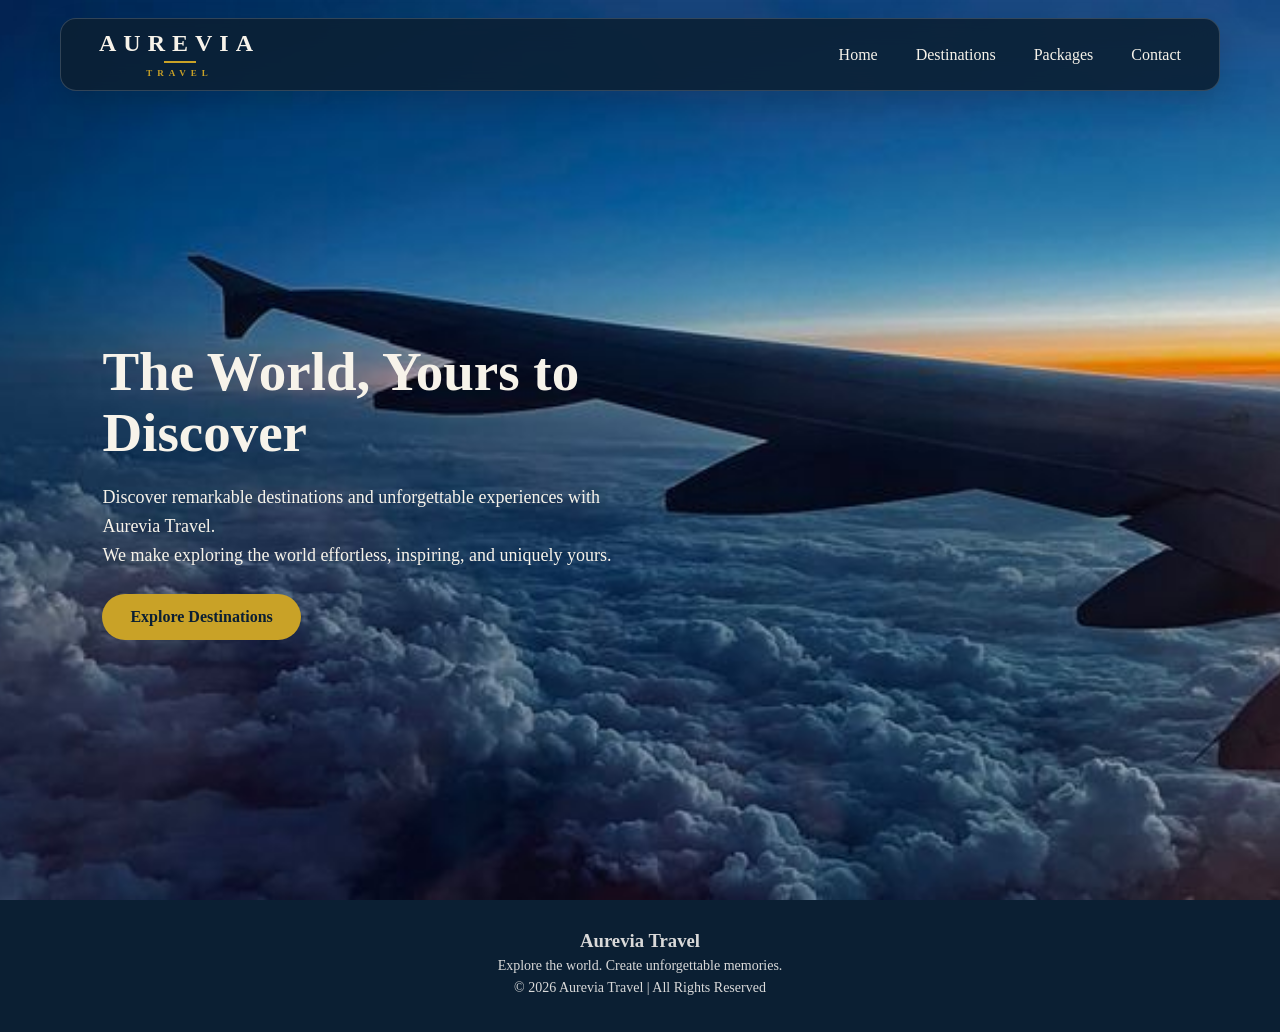
<file: index.html>
<!DOCTYPE html>
<html lang="en">
<head>
    <meta charset="UTF-8">
    <meta name="viewport" content="width=device-width, initial-scale=1.0">
    <title>Document</title>
    <link rel="stylesheet" href="style.css">
</head>
<body>


    <nav>
        <div class="logo">
        <div class="logo-main">AUREVIA</div>
        <div class="logo-line"></div>
        <div class="logo-sub">TRAVEL</div>
    </div>
        <ul>
            <li><a href="index.html">Home</a></li>
            <li><a href="Destinations.html">Destinations</a></li>
            <li><a href="Packages.html">Packages</a></li>
            <li><a href="Contact.html">Contact</a></li>
        </ul>
    </nav>

    <section class="hero">

        <div class="hero-content">
            <h1>The World, Yours to Discover</h1>

            <p>
                Discover remarkable destinations and unforgettable experiences with Aurevia Travel.<br>
                We make exploring the world effortless, inspiring, and uniquely yours.
            </p>

            <a href="Destinations.html" class="hero-button">
                Explore Destinations
            </a>
        </div>

    </section>
    <footer>
    <h3>Aurevia Travel</h3>
    <p>Explore the world. Create unforgettable memories.</p>
    <p>© 2026 Aurevia Travel | All Rights Reserved</p>
</footer>

</body>
<script src="script.js"></script>
</html>
</file>
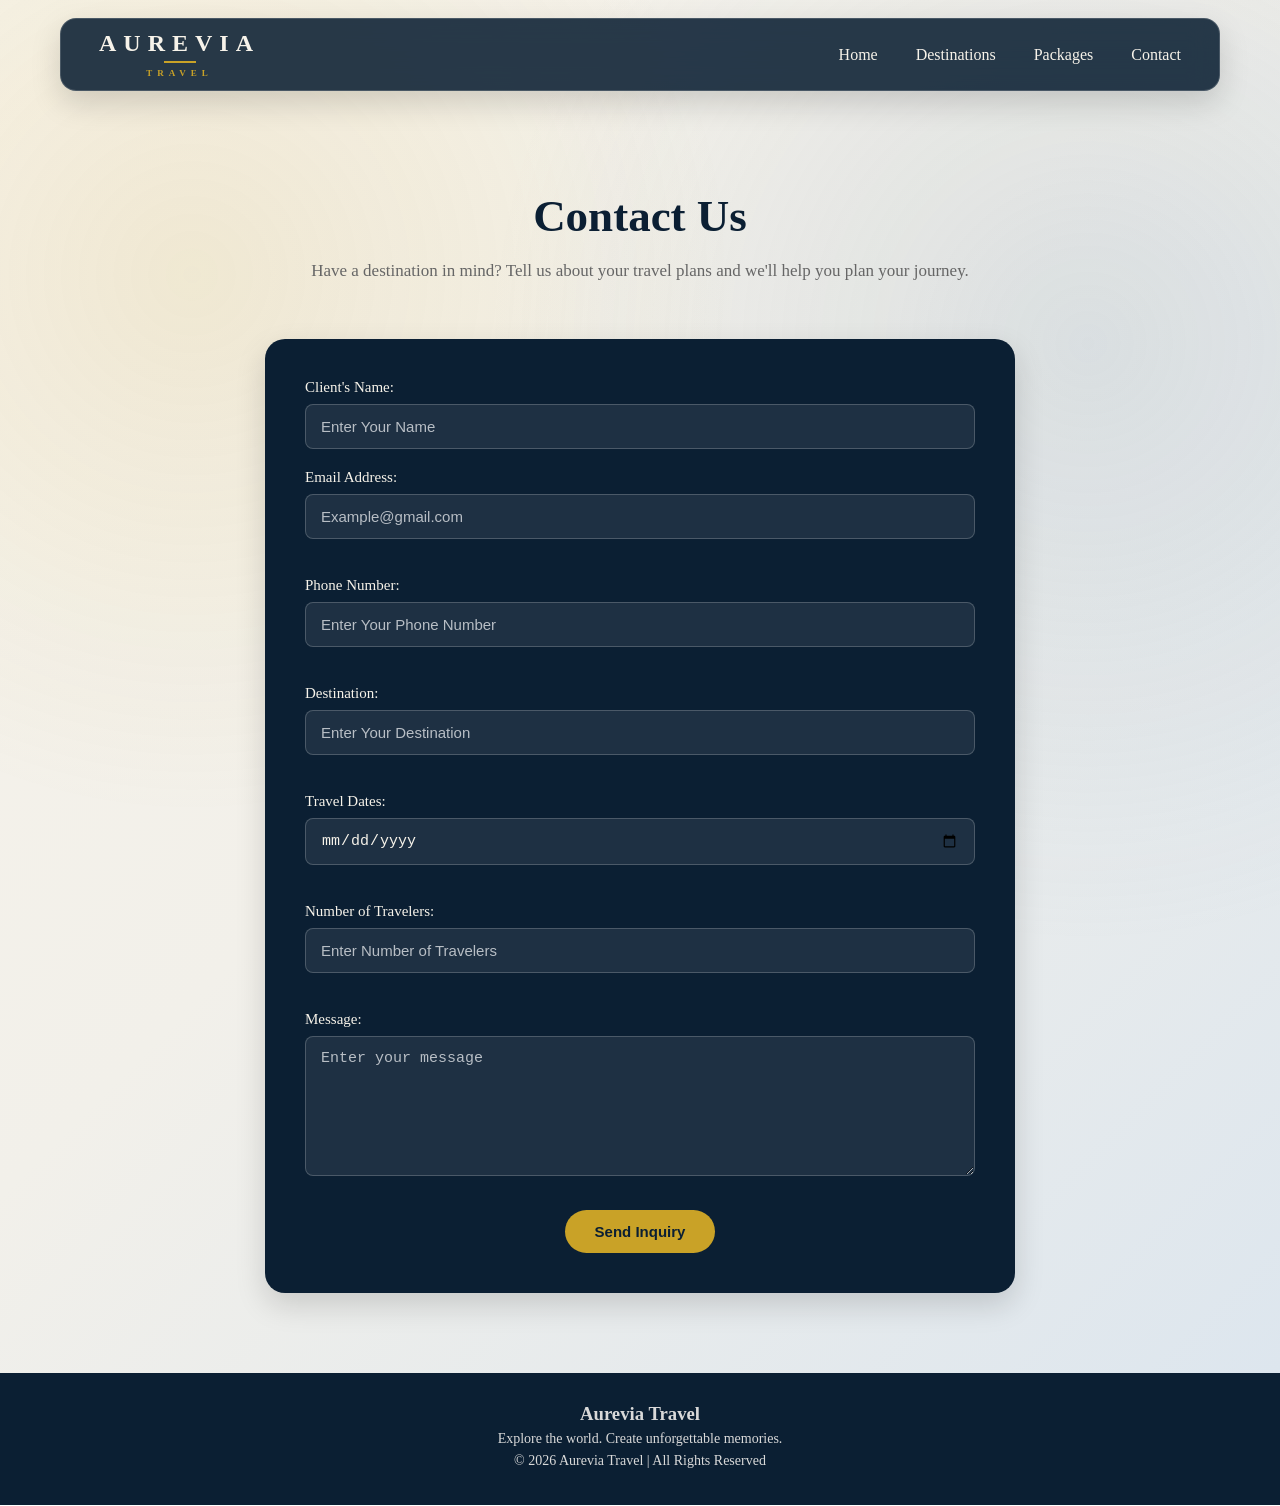
<file: Contact.html>
<!DOCTYPE html>
<html lang="en">
<head>
    <meta charset="UTF-8">
    <meta name="viewport" content="width=device-width, initial-scale=1.0">
    <title>Document</title>
    <link rel="stylesheet" href="style.css">
</head>
<body>
       <nav>
        <div class="logo">
        <div class="logo-main">AUREVIA</div>
        <div class="logo-line"></div>
        <div class="logo-sub">TRAVEL</div>
    </div>
        <ul>
            <li><a href="index.html">Home</a></li>
            <li><a href="Destinations.html">Destinations</a></li>
            <li><a href="Packages.html">Packages</a></li>
            <li><a href="Contact.html">Contact</a></li>
        </ul>
    </nav>
    <section class="contact-section">
   <div class="contact-heading"> 
    <h1>Contact Us</h1> 
    <p>Have a destination in mind? Tell us about your travel plans and we'll help you plan your journey.</p> 
</div>
     
<form class="contact-form">
     <label>Client's Name:</label><input type="text"  placeholder="Enter Your Name" required>
     <label>Email Address:</label><input type="email" placeholder="Example@gmail.com" required><br><br>
     <label>Phone Number:</label><input type="tel" placeholder="Enter Your Phone Number" ><br><br>
     <label>Destination:</label><input type="text" placeholder="Enter Your Destination" required><br><br>
     <label>Travel Dates:</label><input type="date" required><br><br>
     <label>Number of Travelers:</label><input type="number" placeholder="Enter Number of Travelers" required><br><br>
     <label>Message:</label><textarea placeholder="Enter your message" ></textarea>  
    </div>
    <button type="submit">Send Inquiry</button>
</form>
    </section>
    <footer>
    <h3>Aurevia Travel</h3>
    <p>Explore the world. Create unforgettable memories.</p>
    <p>© 2026 Aurevia Travel | All Rights Reserved</p>
</footer>

</body>
</html>
</file>
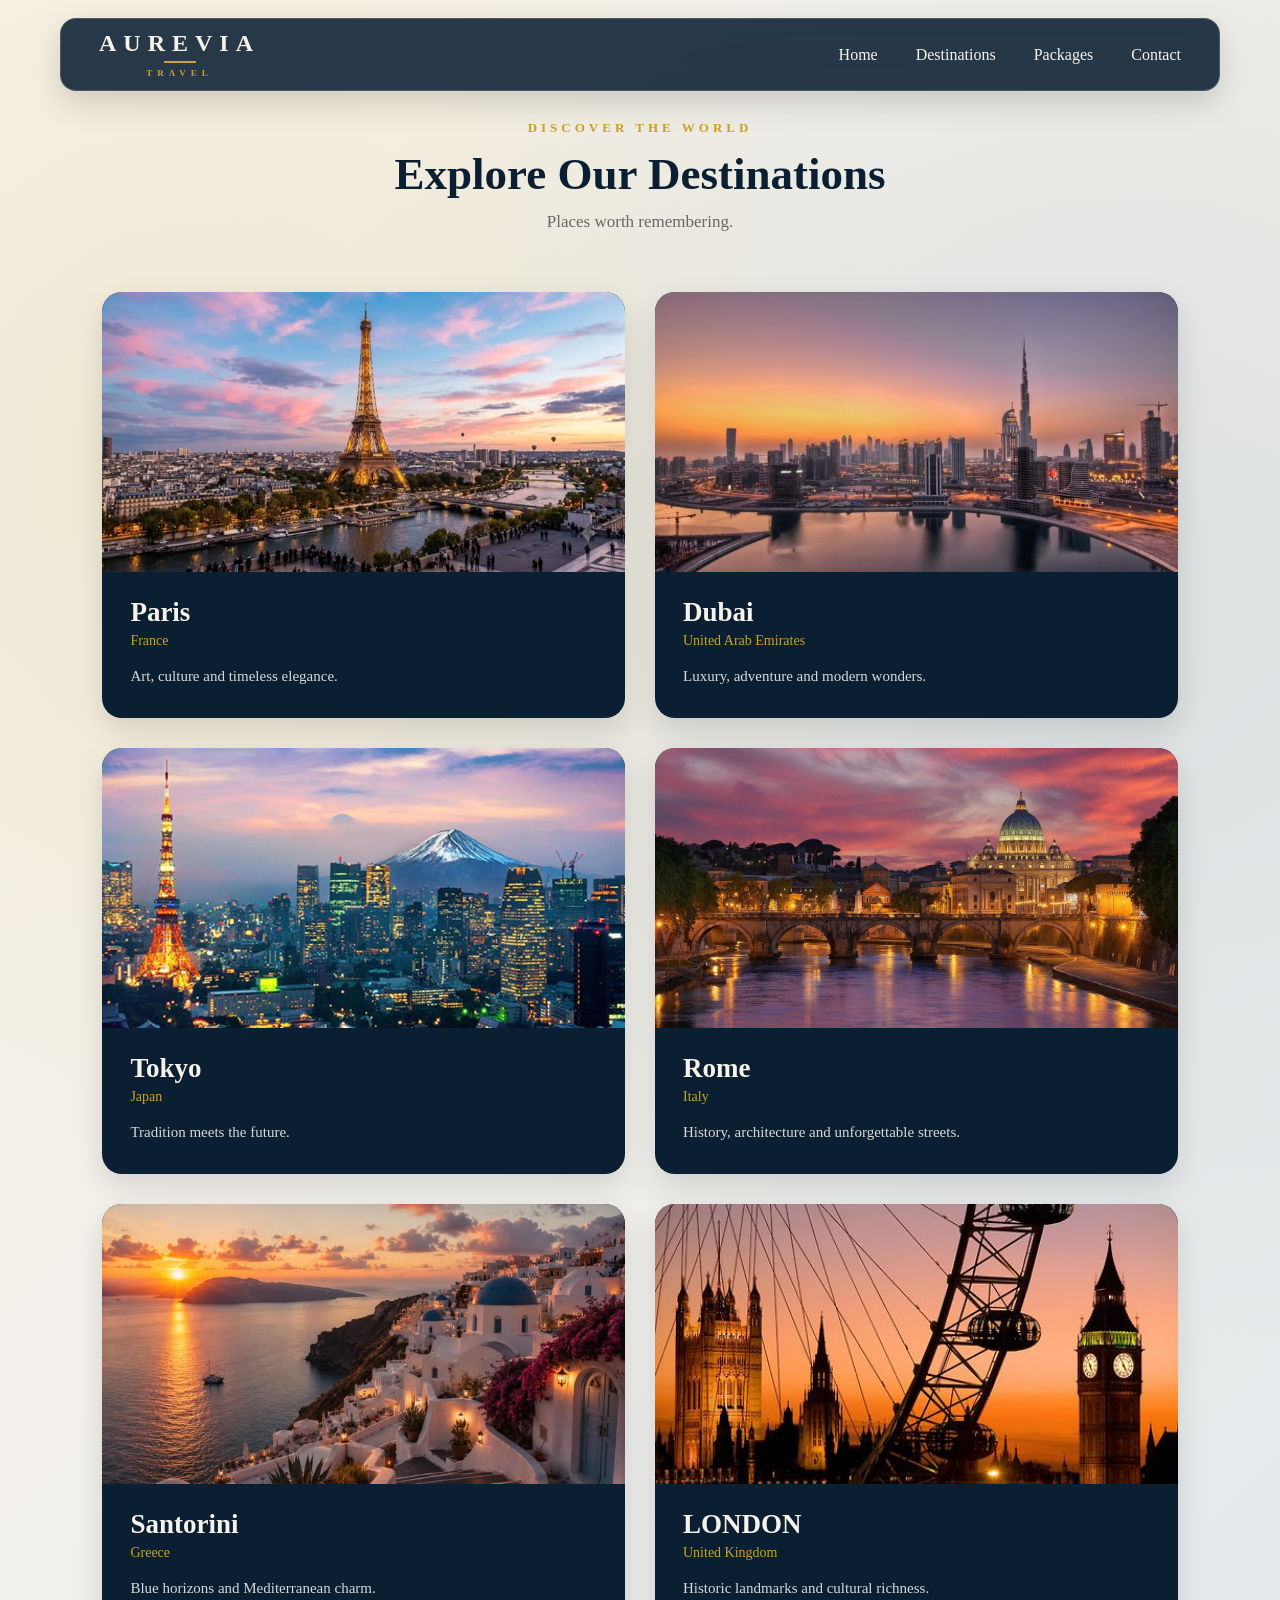
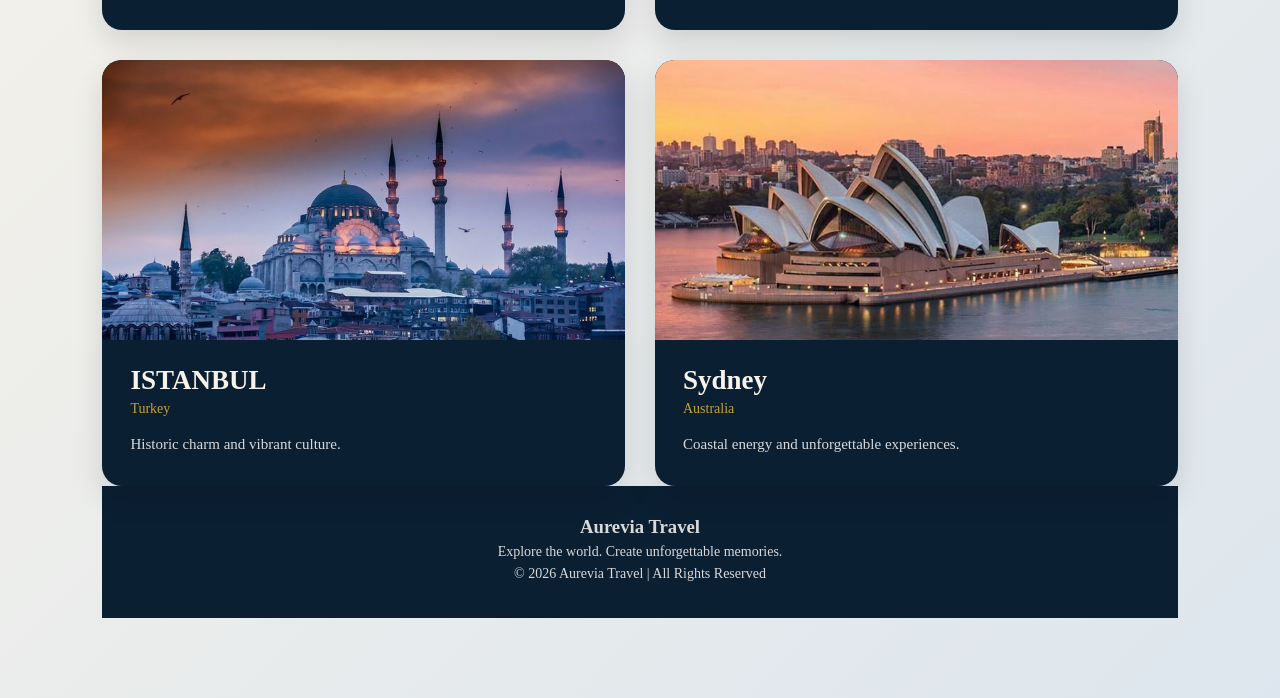
<file: Destinations.html>
<!DOCTYPE html>
<html lang="en">
<head>
    <meta charset="UTF-8">
    <meta name="viewport" content="width=device-width, initial-scale=1.0">
    <title>Document</title>
    <link rel="stylesheet" href="style.css">
</head>
<body>
      <nav>
        <div class="logo">
        <div class="logo-main">AUREVIA</div>
        <div class="logo-line"></div>
        <div class="logo-sub">TRAVEL</div>
    </div>
        <ul>
            <li><a href="index.html">Home</a></li>
            <li><a href="Destinations.html">Destinations</a></li>
            <li><a href="Packages.html">Packages</a></li>
            <li><a href="Contact.html">Contact</a></li>
        </ul>
    </nav>
   <section class="destinations-section">

    <div class="destination-heading">
        <p>DISCOVER THE WORLD</p>
        <h1>Explore Our Destinations</h1>
        <span>Places worth remembering.</span>
    </div>

    <div class="destination-grid">
        <div class="destination-card">
            <img src="images/pariss_france🇫🇷.jfif" alt="Paris">
            <div class="destination-info">
                <h2>Paris</h2>
                <p>France</p>
                <span>Art, culture and timeless elegance.</span>
            </div>
        </div>

        <div class="destination-card">
            <img src="images/DUBAI.jfif" alt="Dubai">
            <div class="destination-info">
                <h2>Dubai</h2>
                <p>United Arab Emirates</p>
                <span>Luxury, adventure and modern wonders.</span>
            </div>
        </div>

        <div class="destination-card">
            <img src="images/TOKYO.jfif" alt="Tokyo">
            <div class="destination-info">
                <h2>Tokyo</h2>
                <p>Japan</p>
                <span>Tradition meets the future.</span>
            </div>
        </div>

        <div class="destination-card">
            <img src="images/ROME.jpg" alt="Rome">
            <div class="destination-info">
                <h2>Rome</h2>
                <p>Italy</p>
                <span>History, architecture and unforgettable streets.</span>
            </div>
        </div>

        <div class="destination-card">
            <img src="images/SANTORINI.jfif" alt="Santorini">
            <div class="destination-info">
                <h2>Santorini</h2>
                <p>Greece</p>
                <span>Blue horizons and Mediterranean charm.</span>
            </div>
        </div>

        <div class="destination-card">
            <img src="images/Golden Sunset, London.jfif" alt="London">
            <div class="destination-info">
                <h2>LONDON</h2>
                <p>United Kingdom</p>
                <span>Historic landmarks and cultural richness.</span>
            </div>
        </div>

        <div class="destination-card">
            <img src="images/ISTANBUL.jpg" alt="Istanbul">
            <div class="destination-info">
                <h2>ISTANBUL</h2>
                <p>Turkey</p>
                <span>Historic charm and vibrant culture.</span>
            </div>
        </div>

        <div class="destination-card">
            <img src="images/43839796371276973.jfif" alt="Sydney">
            <div class="destination-info">
                <h2>Sydney</h2>
                <p>Australia</p>
                <span>Coastal energy and unforgettable experiences.</span>
            </div>
        </div>

    </div>
    <footer>
    <h3>Aurevia Travel</h3>
    <p>Explore the world. Create unforgettable memories.</p>
    <p>© 2026 Aurevia Travel | All Rights Reserved</p>
</footer>

</section>
</body>
</html>
</file>
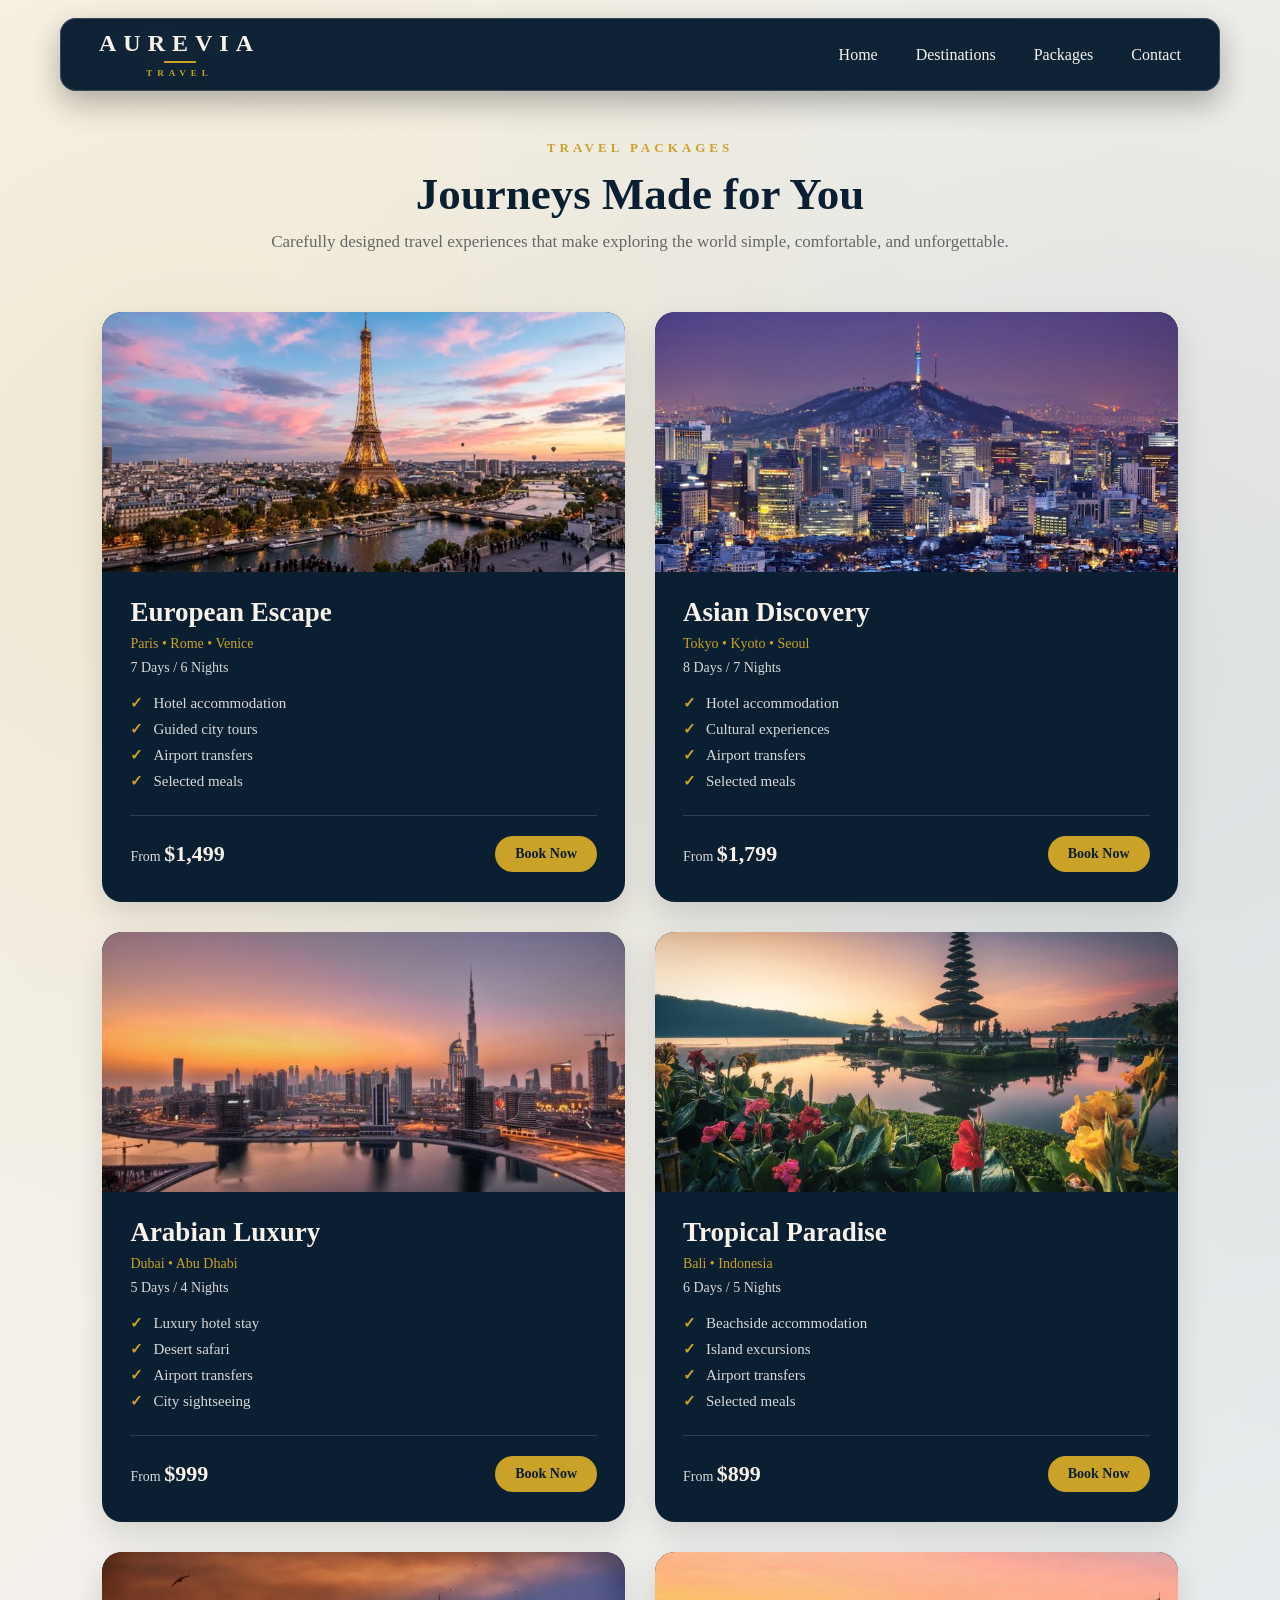
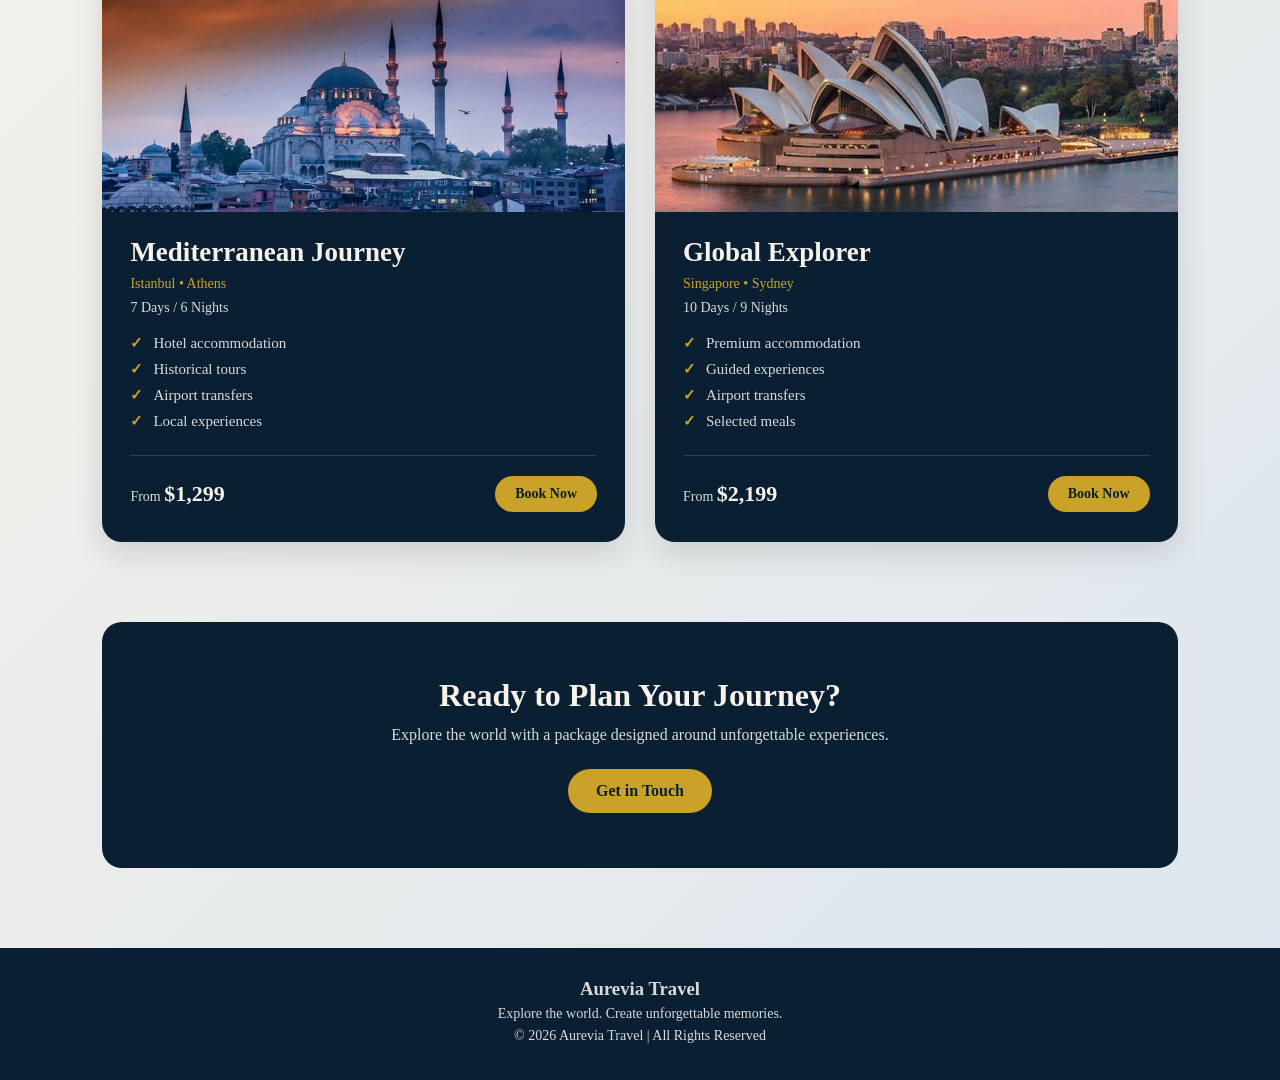
<file: Packages.html>
<!DOCTYPE html>
<html lang="en">
<head>
    <meta charset="UTF-8">
    <meta name="viewport" content="width=device-width, initial-scale=1.0">
    <title>Document</title>
    <link rel="stylesheet" href="style.css">
</head>
<body>
      <nav>
        <div class="logo">
        <div class="logo-main">AUREVIA</div>
        <div class="logo-line"></div>
        <div class="logo-sub">TRAVEL</div>
    </div>
        <ul>
            <li><a href="index.html">Home</a></li>
            <li><a href="Destinations.html">Destinations</a></li>
            <li><a href="Packages.html">Packages</a></li>
            <li><a href="Contact.html">Contact</a></li>
        </ul>
    </nav>
    <!DOCTYPE html>
<html lang="en">
<head>
    <meta charset="UTF-8">
    <meta name="viewport" content="width=device-width, initial-scale=1.0">
    <title>Packages | Aurevia Travel</title>
    <link rel="stylesheet" href="style.css">
</head>

<body>

    <!-- Navbar -->
    <nav>

        <div class="logo">
            <span class="logo-main">AUREVIA</span>
            <span class="logo-line"></span>
            <span class="logo-sub">TRAVEL</span>
        </div>

        <ul>
            <li><a href="index.html">Home</a></li>
            <li><a href="Destinations.html">Destinations</a></li>
            <li><a href="Packages.html">Packages</a></li>
            <li><a href="Contact.html">Contact</a></li>
        </ul>

    </nav>


    <!-- Packages Section -->
    <section class="packages-section">

        <div class="packages-heading">
            <p>TRAVEL PACKAGES</p>

            <h1>Journeys Made for You</h1>

            <span>
                Carefully designed travel experiences that make exploring
                the world simple, comfortable, and unforgettable.
            </span>
        </div>


        <!-- Package Cards -->
        <div class="packages-grid">


            <!-- Package 1 -->
            <div class="package-card">

                <div class="package-image">
                    <img src="images/pariss_france🇫🇷.jfif" alt="European travel">
                </div>

                <div class="package-info">

                    <h2>European Escape</h2>

                    <p class="package-location">
                        Paris • Rome • Venice
                    </p>

                    <p class="package-duration">
                        7 Days / 6 Nights
                    </p>

                    <ul>
                        <li>Hotel accommodation</li>
                        <li>Guided city tours</li>
                        <li>Airport transfers</li>
                        <li>Selected meals</li>
                    </ul>

                    <div class="package-bottom">
                        <span>From <strong>$1,499</strong></span>
                        <a href="Contact.html">Book Now</a>
                    </div>

                </div>

            </div>


            <!-- Package 2 -->
            <div class="package-card">

                <div class="package-image">
                    <img src="images/Seoul Skyline Wallpaper.jfif" alt="Asian travel">
                </div>

                <div class="package-info">

                    <h2>Asian Discovery</h2>

                    <p class="package-location">
                        Tokyo • Kyoto • Seoul
                    </p>

                    <p class="package-duration">
                        8 Days / 7 Nights
                    </p>

                    <ul>
                        <li>Hotel accommodation</li>
                        <li>Cultural experiences</li>
                        <li>Airport transfers</li>
                        <li>Selected meals</li>
                    </ul>

                    <div class="package-bottom">
                        <span>From <strong>$1,799</strong></span>
                        <a href="Contact.html">Book Now</a>
                    </div>

                </div>

            </div>


            <!-- Package 3 -->
            <div class="package-card">

                <div class="package-image">
                    <img src="images/DUBAI.jfif" alt="Dubai travel">
                </div>

                <div class="package-info">

                    <h2>Arabian Luxury</h2>

                    <p class="package-location">
                        Dubai • Abu Dhabi
                    </p>

                    <p class="package-duration">
                        5 Days / 4 Nights
                    </p>

                    <ul>
                        <li>Luxury hotel stay</li>
                        <li>Desert safari</li>
                        <li>Airport transfers</li>
                        <li>City sightseeing</li>
                    </ul>

                    <div class="package-bottom">
                        <span>From <strong>$999</strong></span>
                        <a href="Contact.html">Book Now</a>
                    </div>

                </div>

            </div>


            <!-- Package 4 -->
            <div class="package-card">

                <div class="package-image">
                    <img src="images/BALI.jfif" alt="Bali travel">
                </div>

                <div class="package-info">

                    <h2>Tropical Paradise</h2>

                    <p class="package-location">
                        Bali • Indonesia
                    </p>

                    <p class="package-duration">
                        6 Days / 5 Nights
                    </p>

                    <ul>
                        <li>Beachside accommodation</li>
                        <li>Island excursions</li>
                        <li>Airport transfers</li>
                        <li>Selected meals</li>
                    </ul>

                    <div class="package-bottom">
                        <span>From <strong>$899</strong></span>
                        <a href="Contact.html">Book Now</a>
                    </div>

                </div>

            </div>


            <!-- Package 5 -->
            <div class="package-card">

                <div class="package-image">
                    <img src="images/ISTANBUL.jpg" alt="Mediterranean travel">
                </div>

                <div class="package-info">

                    <h2>Mediterranean Journey</h2>

                    <p class="package-location">
                        Istanbul • Athens
                    </p>

                    <p class="package-duration">
                        7 Days / 6 Nights
                    </p>

                    <ul>
                        <li>Hotel accommodation</li>
                        <li>Historical tours</li>
                        <li>Airport transfers</li>
                        <li>Local experiences</li>
                    </ul>

                    <div class="package-bottom">
                        <span>From <strong>$1,299</strong></span>
                        <a href="Contact.html">Book Now</a>
                    </div>

                </div>

            </div>


            <!-- Package 6 -->
            <div class="package-card">

                <div class="package-image">
                    <img src="images/43839796371276973.jfif" alt="Sydney travel">
                </div>

                <div class="package-info">

                    <h2>Global Explorer</h2>

                    <p class="package-location">
                        Singapore • Sydney
                    </p>

                    <p class="package-duration">
                        10 Days / 9 Nights
                    </p>

                    <ul>
                        <li>Premium accommodation</li>
                        <li>Guided experiences</li>
                        <li>Airport transfers</li>
                        <li>Selected meals</li>
                    </ul>

                    <div class="package-bottom">
                        <span>From <strong>$2,199</strong></span>
                        <a href="Contact.html">Book Now</a>
                    </div>

                </div>

            </div>


        </div>


        <!-- Call To Action -->
        <div class="packages-cta">

            <h2>Ready to Plan Your Journey?</h2>

            <p>
                Explore the world with a package designed around
                unforgettable experiences.
            </p>

            <a href="Contact.html">Get in Touch</a>

        </div>

    </section>
<footer>
    <h3>Aurevia Travel</h3>
    <p>Explore the world. Create unforgettable memories.</p>
    <p>© 2026 Aurevia Travel | All Rights Reserved</p>
</footer>
</body>
</html>
</body>
</html>
</file>
<file: style.css>
* {
    margin: 0;
    padding: 0;
    box-sizing: border-box;
}
/* Navbar */
nav {
    position: absolute;
    top: 18px;
    z-index: 1000;
    left: 30px;
    right: 30px;
    width: auto;
    margin: 0 30px;
    padding: 12px 38px;
    display: flex;
    justify-content: space-between;
    align-items: center;
    background: rgba(11, 31, 51, 0.88);
    backdrop-filter: blur(14px);
    -webkit-backdrop-filter: blur(14px);
    border: 1px solid rgba(255, 255, 255, 0.16);
    border-radius: 16px;
    box-shadow: 0 12px 30px rgba(0, 0, 0, 0.15);
}
.logo {
    display: flex;
    flex-direction: column;
    align-items: center;
    line-height: 1;
}

.logo-main {
    color: #F7F3EA;
    font-size: 24px;
    font-weight: bold;
    letter-spacing: 7px;
}

.logo-line {
    width: 32px;
    height: 2px;
    background-color: #C9A227;
    margin: 6px 0;
}

.logo-sub {
    color: #C9A227;
    font-size: 9px;
    font-weight: bold;
    letter-spacing: 5px;
}

nav ul {
    list-style: none;

    display: flex;
    align-items: center;
    gap: 38px;

    margin: 0;
    padding: 0;
}

nav a {
    position: relative;

    color: #F7F3EA;
    text-decoration: none;

    font-size: 16px;
    font-weight: 500;

    padding: 10px 0;

    transition: color 0.3s ease;
}
nav a::after {
    content: "";

    position: absolute;
    left: 0;
    bottom: -6px;

    width: 0;
    height: 2px;

    background-color: #C9A227;

    transition: width 0.3s ease;
}

/* Hover effect */
nav a:hover {
    color: #00F0FF ;
}
nav a:hover::after {
    width: 100%;
}
.hero {
    background-image: url("images/77124212363563121.jfif");
    background-size: cover;
    background-position: center;
    height: 100vh;
}
.hero-button {
    display: inline-block;

    background-color: #C9A227;
    color: #0B1F33;

    padding: 14px 28px;
    margin-top: 25px;

    border-radius: 30px;

    text-decoration: none;
    font-size: 16px;
    font-weight: bold;

    transition: 0.3s ease;
}

.hero-button:hover {
    background-color: #F7F3EA;
    color: #0B1F33;

    transform: translateY(-3px);
}
.hero-content {
    position: absolute;

    top: 38%;
    left: 8%;

    max-width: 520px;

    color: #F7F3EA;
    text-align: left;
}
.hero-content h1 {
    font-size: 55px;
    line-height: 1.1;
    margin-bottom: 20px;
}
.hero-content p {
    font-size: 18px;
    line-height: 1.6;
}
html {
    scroll-behavior: smooth;
}
.destinations-section {
    background:
        radial-gradient(circle at 15% 20%, rgba(201, 162, 39, 0.12), transparent 35%),
        radial-gradient(circle at 85% 25%, rgba(120, 150, 180, 0.18), transparent 40%),
        linear-gradient(135deg, #F7F3EA 0%, #F2F0EA 45%, #DDE6EE 100%);
    
    padding: 120px 8% 80px;
} 

.destination-heading {
    text-align: center;
    margin-bottom: 60px;
}

.destination-heading p {
    color: #C9A227;
    font-size: 13px;
    font-weight: bold;
    letter-spacing: 4px;
    margin-bottom: 12px;
}

.destination-heading h1 {
    color: #0B1F33;
    font-size: 45px;
    margin-bottom: 12px;
}

.destination-heading span {
    color: #666;
    font-size: 17px;
}

.destination-grid {
    display: grid;
    grid-template-columns: repeat(2, 1fr);
    gap: 30px;
}

.destination-card {
    background-color: #0B1F33;
    border-radius: 20px;
    overflow: hidden;
    box-shadow: 0 12px 30px rgba(0, 0, 0, 0.12);
    transition: transform 0.3s ease, box-shadow 0.3s ease;
}

.destination-card:hover {
    transform: translateY(-8px);
    box-shadow: 0 18px 40px rgba(0, 0, 0, 0.18);
}

.destination-card img {
    width: 100%;
    height: 280px;
    object-fit: cover;
    display: block;
}

.destination-info {
    padding: 25px 28px 30px;
}

.destination-info h2 {
    color: #F7F3EA;
    font-size: 27px;
    margin-bottom: 5px;
}

.destination-info p {
    color: #C9A227;
    font-size: 14px;
    margin-bottom: 15px;
}

.destination-info span {
    color: #D9D9D9;
    font-size: 15px;
    line-height: 1.6;
}
/* Responsive layout */
@media (max-width: 768px) {

    nav {
        left: 10px;
        right: 10px;
        margin: 0;
        padding: 10px 18px;
    }

    nav ul {
        gap: 15px;
    }

    nav a {
        font-size: 14px;
    }

    .logo-main {
        font-size: 18px;
        letter-spacing: 4px;
    }

    .logo-sub {
        font-size: 7px;
        letter-spacing: 3px;
    }

    .destination-grid {
        grid-template-columns: 1fr;
        gap: 25px;
    }

    .destination-card img {
        height: 220px;
    }

    .destination-info {
        padding: 20px;
    }

    .destination-heading h1 {
        font-size: 35px;
    }

    .destination-heading span {
        font-size: 15px;
    }

    .destinations-section {
        padding: 100px 5% 60px;
    }
}
/* =========================
   PACKAGES PAGE
   ========================= */

.packages-section {
    background:
        radial-gradient(circle at 15% 20%, rgba(201, 162, 39, 0.12), transparent 35%),
        radial-gradient(circle at 85% 25%, rgba(120, 150, 180, 0.18), transparent 40%),
        linear-gradient(135deg, #F7F3EA 0%, #F2F0EA 45%, #DDE6EE 100%);
    padding: 140px 8% 80px;
    min-height: 100vh;
}


/* Heading */

.packages-heading {
    text-align: center;
    margin-bottom: 60px;
}

.packages-heading p {
    color: #C9A227;
    font-size: 13px;
    font-weight: bold;
    letter-spacing: 4px;
    margin-bottom: 12px;
}

.packages-heading h1 {
    color: #0B1F33;
    font-size: 45px;
    margin-bottom: 12px;
}

.packages-heading span {
    color: #666;
    font-size: 17px;
}


/* Package Grid */

.packages-grid {
    display: grid;
    grid-template-columns: repeat(2, 1fr);
    gap: 30px;
}


/* Package Card */

.package-card {
    background-color: #0B1F33;
    border-radius: 20px;
    overflow: hidden;
    box-shadow: 0 12px 30px rgba(0, 0, 0, 0.12);
    transition: transform 0.3s ease, box-shadow 0.3s ease;
}

.package-card:hover {
    transform: translateY(-8px);
    box-shadow: 0 18px 40px rgba(0, 0, 0, 0.18);
}


/* Package Image */

.package-image img {
    width: 100%;
    height: 260px;
    object-fit: cover;
    display: block;
}


/* Package Information */

.package-info {
    padding: 25px 28px 30px;
}

.package-info h2 {
    color: #F7F3EA;
    font-size: 27px;
    margin-bottom: 8px;
}

.package-location {
    color: #C9A227;
    font-size: 14px;
    margin-bottom: 8px;
}

.package-duration {
    color: #D9D9D9;
    font-size: 14px;
    margin-bottom: 18px;
}


/* Package Features */

.package-info ul {
    list-style: none;
    margin-bottom: 25px;
}

.package-info li {
    color: #D9D9D9;
    font-size: 15px;
    margin-bottom: 8px;
}

.package-info li::before {
    content: "✓";
    color: #C9A227;
    font-weight: bold;
    margin-right: 10px;
}


/* Price + Button */

.package-bottom {
    display: flex;
    justify-content: space-between;
    align-items: center;
    border-top: 1px solid rgba(255, 255, 255, 0.15);
    padding-top: 20px;
}

.package-bottom span {
    color: #D9D9D9;
    font-size: 14px;
}

.package-bottom strong {
    color: #F7F3EA;
    font-size: 22px;
}

.package-bottom a {
    background-color: #C9A227;
    color: #0B1F33;
    padding: 10px 20px;
    border-radius: 25px;
    text-decoration: none;
    font-size: 14px;
    font-weight: bold;
    transition: 0.3s ease;
}

.package-bottom a:hover {
    background-color: #F7F3EA;
    transform: translateY(-2px);
}


/* =========================
   PACKAGES CTA
   ========================= */

.packages-cta {
    text-align: center;
    margin-top: 80px;
    padding: 55px 30px;
    background-color: #0B1F33;
    border-radius: 20px;
}

.packages-cta h2 {
    color: #F7F3EA;
    font-size: 32px;
    margin-bottom: 12px;
}

.packages-cta p {
    color: #D9D9D9;
    font-size: 16px;
    margin-bottom: 25px;
}

.packages-cta a {
    display: inline-block;
    background-color: #C9A227;
    color: #0B1F33;
    padding: 13px 28px;
    border-radius: 30px;
    text-decoration: none;
    font-weight: bold;
    transition: 0.3s ease;
}

.packages-cta a:hover {
    background-color: #F7F3EA;
    transform: translateY(-3px);
}


/* =========================
   RESPONSIVE PACKAGES
   ========================= */

@media (max-width: 768px) {

    .packages-section {
        padding: 110px 5% 60px;
    }

    .packages-grid {
        grid-template-columns: 1fr;
        gap: 25px;
    }

    .packages-heading h1 {
        font-size: 35px;
    }

    .packages-heading span {
        font-size: 15px;
    }

    .package-image img {
        height: 220px;
    }

    .package-info {
        padding: 20px;
    }

    .packages-cta {
        margin-top: 50px;
        padding: 40px 20px;
    }

    .packages-cta h2 {
        font-size: 27px;
    }
}
/* --------------
CONTACT PAGE -------*/

.contact-section {
    min-height: 100vh;
    background:
        radial-gradient(circle at 15% 20%, rgba(201, 162, 39, 0.12), transparent 35%),
        radial-gradient(circle at 85% 25%, rgba(120, 150, 180, 0.18), transparent 40%),
        linear-gradient(135deg, #F7F3EA 0%, #F2F0EA 45%, #DDE6EE 100%);
    padding: 190px 8% 80px;
}


/* Contact Heading */

.contact-heading {
    text-align: center;
    margin-bottom: 55px;
}

.contact-heading h1 {
    color: #0B1F33;
    font-size: 45px;
    margin-bottom: 15px;
}

.contact-heading p {
    color: #666;
    font-size: 17px;
    line-height: 1.6;
}


/* Contact Form */

.contact-form {
    max-width: 750px;
    margin: 0 auto;
    background-color: #0B1F33;
    padding: 40px;
    border-radius: 20px;
    box-shadow: 0 12px 30px rgba(0, 0, 0, 0.15);
}


/* Labels */

.contact-form label {
    display: block;
    color: #F7F3EA;
    font-size: 15px;
    font-weight: 500;
    margin-bottom: 8px;
}


/* Inputs */

.contact-form input,
.contact-form textarea {
    width: 100%;
    padding: 13px 15px;
    border: 1px solid rgba(255, 255, 255, 0.2);
    border-radius: 8px;
    background-color: rgba(255, 255, 255, 0.08);
    color: #F7F3EA;
    font-size: 15px;
    outline: none;
    margin-bottom: 20px;
}


/* Placeholder Text */

.contact-form input::placeholder,
.contact-form textarea::placeholder {
    color: #B8BEC5;
}


/* Focus Effect */

.contact-form input:focus,
.contact-form textarea:focus {
    border-color: #C9A227;
}


/* Message Box */

.contact-form textarea {
    min-height: 140px;
    resize: vertical;
}


/* Submit Button */

.contact-form button {
    display: block;
    margin: 10px auto 0;
    padding: 13px 30px;
    border: none;
    border-radius: 30px;
    background-color: #C9A227;
    color: #0B1F33;
    font-size: 15px;
    font-weight: bold;
    cursor: pointer;
    transition: 0.3s ease;
}

.contact-form button:hover {
    background-color: #F7F3EA;
    transform: translateY(-3px);
}


/* RESPONSIVE CONTACT */

@media (max-width: 768px) {

    .contact-section {
        padding: 140px 5% 60px;
    }

    .contact-heading h1 {
        font-size: 35px;
    }

    .contact-heading p {
        font-size: 15px;
    }

    .contact-form {
        padding: 25px;
    }
}
/* =========================
   FOOTER
   ========================= */

footer {
    background-color: #0B1F33;
    color: #D9D9D9;
    text-align: center;
    padding: 30px 20px;
}

footer p {
    margin: 6px 0;
    font-size: 14px;
}

footer p:first-child {
    color: #F7F3EA;
    font-weight: bold;
}
</file>
